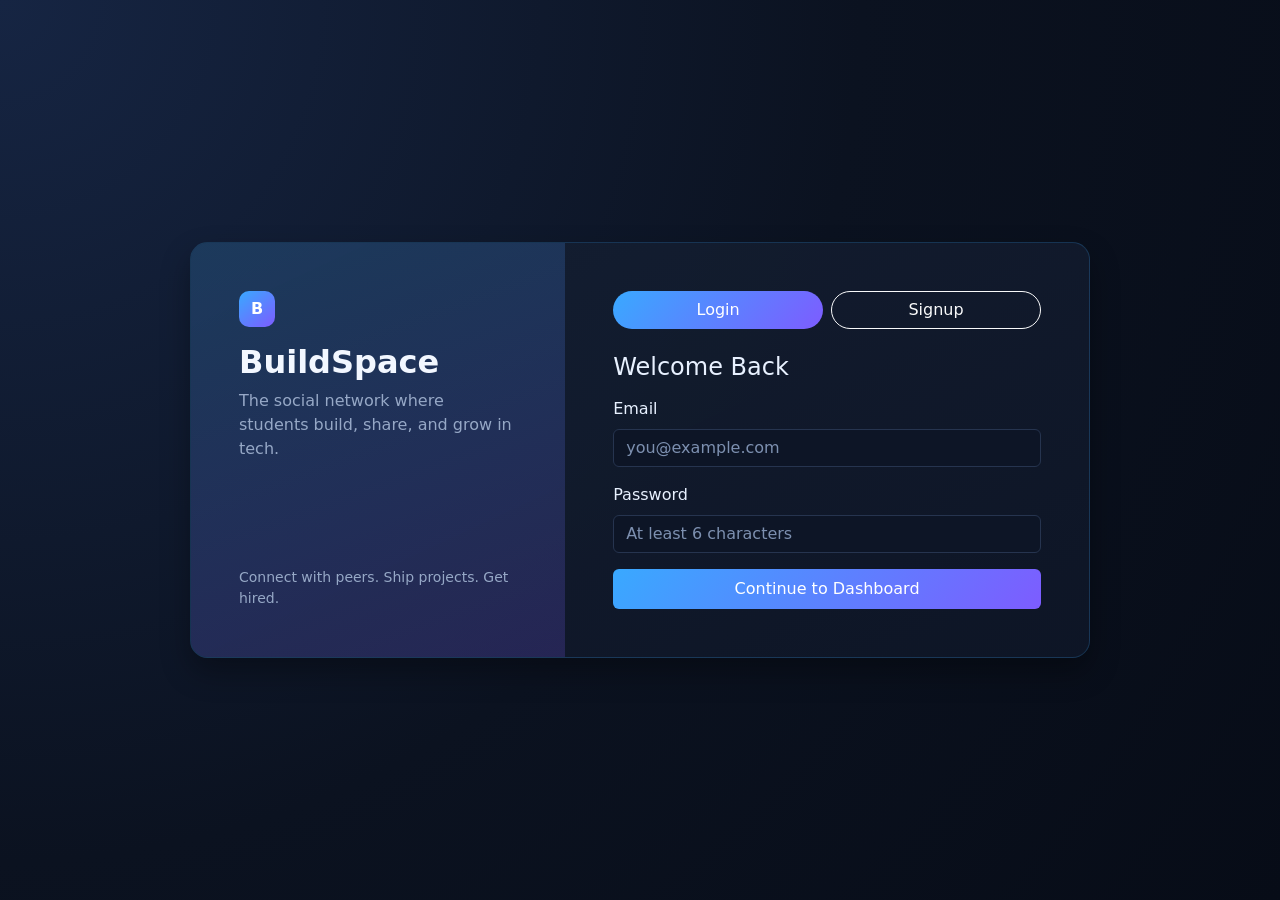
<file: index.html>
<!DOCTYPE html>
<html lang="en">

<head>
    <meta charset="UTF-8" />
    <meta name="viewport" content="width=device-width, initial-scale=1.0" />
    <title>BuildSpace | Login & Signup</title>
    <link href="https://cdn.jsdelivr.net/npm/bootstrap@5.3.3/dist/css/bootstrap.min.css" rel="stylesheet" />
    <link rel="stylesheet" href="style.css" />
</head>

<body>
    <main class="auth-shell">
        <section class="auth-card row g-0">
            <aside class="col-md-5 p-4 p-lg-5 auth-brand d-flex flex-column justify-content-between">
                <div>
                    <div class="logo-mark mb-3">B</div>
                    <h1 class="brand-title">BuildSpace</h1>
                    <p class="brand-subtitle mb-0">
                        The social network where students build, share, and grow in tech.
                    </p>
                </div>
                <p class="small text-muted mb-0">Connect with peers. Ship projects. Get hired.</p>
            </aside>

            <div class="col-md-7 p-4 p-lg-5">
                <div class="tab-pill d-flex gap-2 mb-4">
                    <button id="showLogin" class="btn btn-accent w-50" type="button">Login</button>
                    <button id="showSignup" class="btn btn-outline-light w-50" type="button">Signup</button>
                </div>

                <div id="loginFormWrap">
                    <h2 class="h4 mb-3">Welcome Back</h2>
                    <form id="loginForm" novalidate>
                        <div class="mb-3">
                            <label class="form-label">Email</label>
                            <input type="email" class="form-control" placeholder="you@example.com" required />
                        </div>
                        <div class="mb-3">
                            <label class="form-label">Password</label>
                            <input type="password" class="form-control" placeholder="At least 6 characters" required />
                        </div>
                        <button type="submit" class="btn btn-accent w-100 py-2">Continue to Dashboard</button>
                    </form>
                </div>

                <div id="signupFormWrap" class="d-none">
                    <h2 class="h4 mb-3">Create Your Account</h2>
                    <form id="signupForm" novalidate>
                        <div class="mb-3">
                            <label class="form-label">Full Name</label>
                            <input name="fullName" type="text" class="form-control" placeholder="Alex Johnson"
                                required />
                        </div>
                        <div class="mb-3">
                            <label class="form-label">Email</label>
                            <input type="email" class="form-control" placeholder="alex@example.com" required />
                        </div>
                        <div class="mb-3">
                            <label class="form-label">Password</label>
                            <input type="password" class="form-control" placeholder="At least 6 characters" required />
                        </div>
                        <button type="submit" class="btn btn-accent w-100 py-2">Create Account</button>
                    </form>
                </div>
            </div>
        </section>
    </main>

    <script src="script.js"></script>
</body>

</html>
</file>
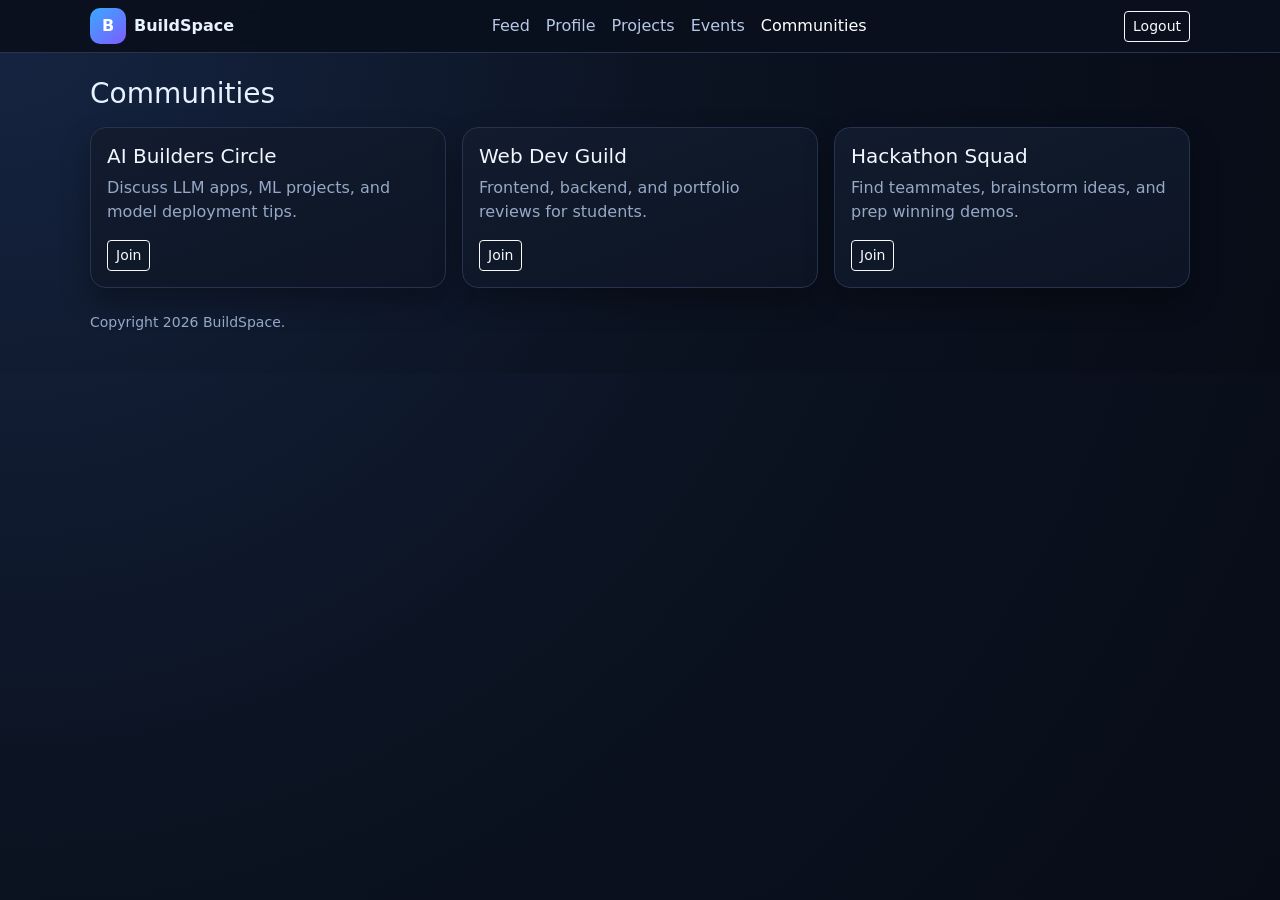
<file: communities.html>
<!DOCTYPE html>
<html lang="en">

<head>
    <meta charset="UTF-8" />
    <meta name="viewport" content="width=device-width, initial-scale=1.0" />
    <title>BuildSpace | Communities</title>
    <link href="https://cdn.jsdelivr.net/npm/bootstrap@5.3.3/dist/css/bootstrap.min.css" rel="stylesheet" />
    <link rel="stylesheet" href="style.css" />
</head>

<body>
    <nav class="app-nav py-2">
        <div class="page-wrap d-flex align-items-center justify-content-between">
            <div class="d-flex align-items-center gap-2">
                <div class="logo-mark">B</div>
                <strong>BuildSpace</strong>
            </div>
            <div class="d-none d-md-flex gap-3">
                <a class="nav-link" data-page="dashboard.html" href="dashboard.html">Feed</a>
                <a class="nav-link" data-page="profile.html" href="profile.html">Profile</a>
                <a class="nav-link" data-page="projects.html" href="projects.html">Projects</a>
                <a class="nav-link" data-page="events.html" href="events.html">Events</a>
                <a class="nav-link" data-page="communities.html" href="communities.html">Communities</a>
            </div>
            <a class="btn btn-sm btn-outline-light" href="index.html">Logout</a>
        </div>
    </nav>

    <main class="page-wrap py-4">
        <h1 class="h3 mb-3">Communities</h1>
        <div class="row g-3">
            <div class="col-md-6 col-xl-4">
                <article class="surface-card community-card p-3 h-100">
                    <h2 class="h5">AI Builders Circle</h2>
                    <p class="text-muted">Discuss LLM apps, ML projects, and model deployment tips.</p>
                    <button class="btn btn-outline-light btn-sm community-join-btn" type="button">Join</button>
                </article>
            </div>

            <div class="col-md-6 col-xl-4">
                <article class="surface-card community-card p-3 h-100">
                    <h2 class="h5">Web Dev Guild</h2>
                    <p class="text-muted">Frontend, backend, and portfolio reviews for students.</p>
                    <button class="btn btn-outline-light btn-sm community-join-btn" type="button">Join</button>
                </article>
            </div>

            <div class="col-md-6 col-xl-4">
                <article class="surface-card community-card p-3 h-100">
                    <h2 class="h5">Hackathon Squad</h2>
                    <p class="text-muted">Find teammates, brainstorm ideas, and prep winning demos.</p>
                    <button class="btn btn-outline-light btn-sm community-join-btn" type="button">Join</button>
                </article>
            </div>
        </div>
        <p class="small text-muted mt-4">Copyright <span id="currentYear"></span> BuildSpace.</p>
    </main>

    <script src="script.js"></script>
</body>

</html>
</file>
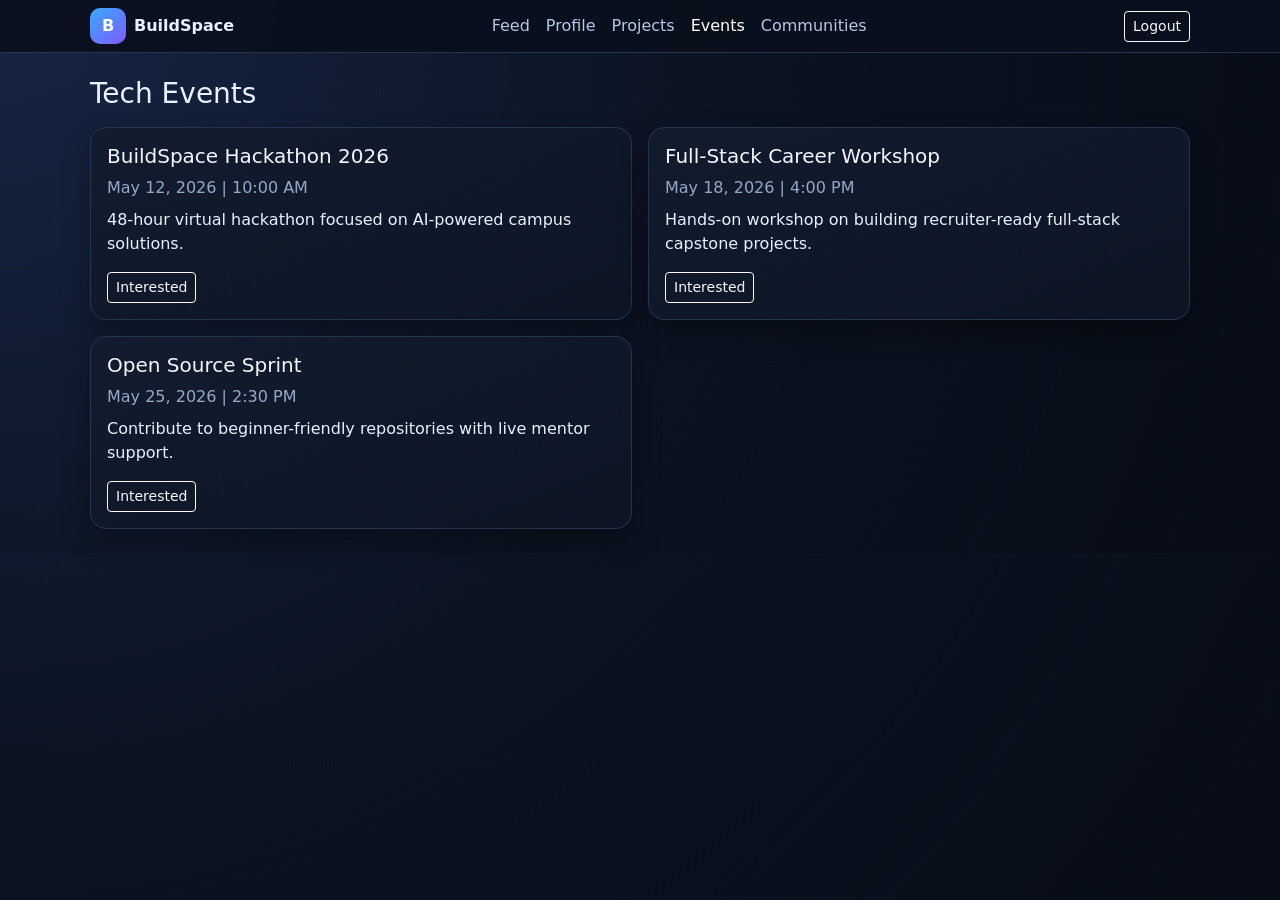
<file: events.html>
<!DOCTYPE html>
<html lang="en">

<head>
    <meta charset="UTF-8" />
    <meta name="viewport" content="width=device-width, initial-scale=1.0" />
    <title>BuildSpace | Events</title>
    <link href="https://cdn.jsdelivr.net/npm/bootstrap@5.3.3/dist/css/bootstrap.min.css" rel="stylesheet" />
    <link rel="stylesheet" href="style.css" />
</head>

<body>
    <nav class="app-nav py-2">
        <div class="page-wrap d-flex align-items-center justify-content-between">
            <div class="d-flex align-items-center gap-2">
                <div class="logo-mark">B</div>
                <strong>BuildSpace</strong>
            </div>
            <div class="d-none d-md-flex gap-3">
                <a class="nav-link" data-page="dashboard.html" href="dashboard.html">Feed</a>
                <a class="nav-link" data-page="profile.html" href="profile.html">Profile</a>
                <a class="nav-link" data-page="projects.html" href="projects.html">Projects</a>
                <a class="nav-link" data-page="events.html" href="events.html">Events</a>
                <a class="nav-link" data-page="communities.html" href="communities.html">Communities</a>
            </div>
            <a class="btn btn-sm btn-outline-light" href="index.html">Logout</a>
        </div>
    </nav>

    <main class="page-wrap py-4">
        <h1 class="h3 mb-3">Tech Events</h1>

        <div class="row g-3">
            <div class="col-lg-6">
                <article class="surface-card event-card p-3 h-100">
                    <h2 class="h5">BuildSpace Hackathon 2026</h2>
                    <p class="text-muted mb-2">May 12, 2026 | 10:00 AM</p>
                    <p>48-hour virtual hackathon focused on AI-powered campus solutions.</p>
                    <button class="btn btn-outline-light btn-sm event-interest-btn" type="button">Interested</button>
                </article>
            </div>

            <div class="col-lg-6">
                <article class="surface-card event-card p-3 h-100">
                    <h2 class="h5">Full-Stack Career Workshop</h2>
                    <p class="text-muted mb-2">May 18, 2026 | 4:00 PM</p>
                    <p>Hands-on workshop on building recruiter-ready full-stack capstone projects.</p>
                    <button class="btn btn-outline-light btn-sm event-interest-btn" type="button">Interested</button>
                </article>
            </div>

            <div class="col-lg-6">
                <article class="surface-card event-card p-3 h-100">
                    <h2 class="h5">Open Source Sprint</h2>
                    <p class="text-muted mb-2">May 25, 2026 | 2:30 PM</p>
                    <p>Contribute to beginner-friendly repositories with live mentor support.</p>
                    <button class="btn btn-outline-light btn-sm event-interest-btn" type="button">Interested</button>
                </article>
            </div>
        </div>
    </main>

    <script src="script.js"></script>
</body>

</html>
</file>
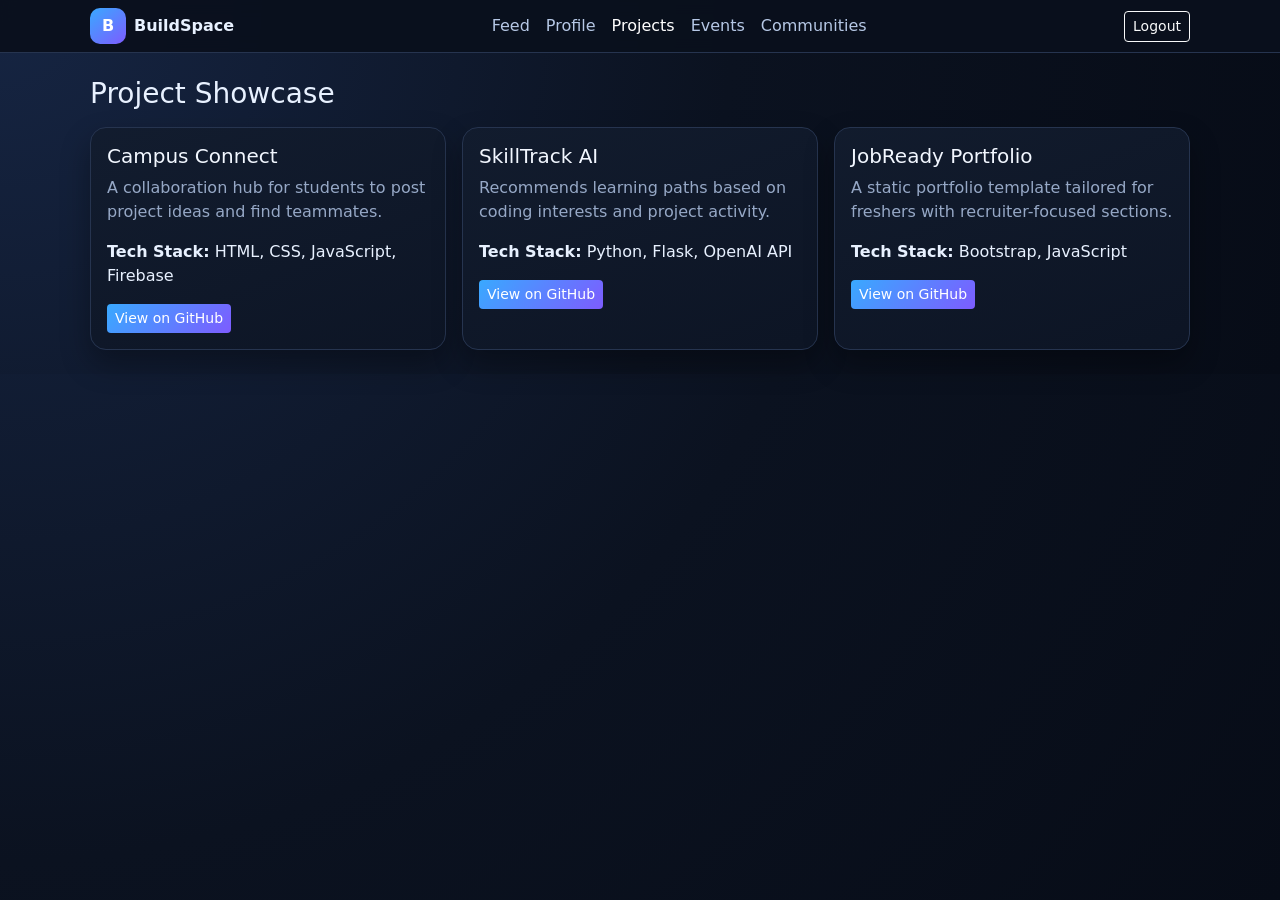
<file: projects.html>
<!DOCTYPE html>
<html lang="en">

<head>
    <meta charset="UTF-8" />
    <meta name="viewport" content="width=device-width, initial-scale=1.0" />
    <title>BuildSpace | Projects</title>
    <link href="https://cdn.jsdelivr.net/npm/bootstrap@5.3.3/dist/css/bootstrap.min.css" rel="stylesheet" />
    <link rel="stylesheet" href="style.css" />
</head>

<body>
    <nav class="app-nav py-2">
        <div class="page-wrap d-flex align-items-center justify-content-between">
            <div class="d-flex align-items-center gap-2">
                <div class="logo-mark">B</div>
                <strong>BuildSpace</strong>
            </div>
            <div class="d-none d-md-flex gap-3">
                <a class="nav-link" data-page="dashboard.html" href="dashboard.html">Feed</a>
                <a class="nav-link" data-page="profile.html" href="profile.html">Profile</a>
                <a class="nav-link" data-page="projects.html" href="projects.html">Projects</a>
                <a class="nav-link" data-page="events.html" href="events.html">Events</a>
                <a class="nav-link" data-page="communities.html" href="communities.html">Communities</a>
            </div>
            <a class="btn btn-sm btn-outline-light" href="index.html">Logout</a>
        </div>
    </nav>

    <main class="page-wrap py-4">
        <h1 class="h3 mb-3">Project Showcase</h1>
        <div class="row g-3">
            <div class="col-md-6 col-xl-4">
                <article class="surface-card project-card p-3 h-100">
                    <h2 class="h5">Campus Connect</h2>
                    <p class="text-muted">A collaboration hub for students to post project ideas and find teammates.</p>
                    <p><strong>Tech Stack:</strong> HTML, CSS, JavaScript, Firebase</p>
                    <a href="https://github.com" target="_blank" rel="noopener noreferrer"
                        class="btn btn-accent btn-sm">View on GitHub</a>
                </article>
            </div>

            <div class="col-md-6 col-xl-4">
                <article class="surface-card project-card p-3 h-100">
                    <h2 class="h5">SkillTrack AI</h2>
                    <p class="text-muted">Recommends learning paths based on coding interests and project activity.</p>
                    <p><strong>Tech Stack:</strong> Python, Flask, OpenAI API</p>
                    <a href="https://github.com" target="_blank" rel="noopener noreferrer"
                        class="btn btn-accent btn-sm">View on GitHub</a>
                </article>
            </div>

            <div class="col-md-6 col-xl-4">
                <article class="surface-card project-card p-3 h-100">
                    <h2 class="h5">JobReady Portfolio</h2>
                    <p class="text-muted">A static portfolio template tailored for freshers with recruiter-focused
                        sections.</p>
                    <p><strong>Tech Stack:</strong> Bootstrap, JavaScript</p>
                    <a href="https://github.com" target="_blank" rel="noopener noreferrer"
                        class="btn btn-accent btn-sm">View on GitHub</a>
                </article>
            </div>
        </div>
    </main>

    <script src="script.js"></script>
</body>

</html>
</file>
<file: style.css>
/* BuildSpace shared theme and layout styles */
:root {
  --bg-main: #0b1220;
  --bg-surface: #111a2b;
  --bg-card: #151f33;
  --text-main: #e8f1ff;
  --text-muted: #96a8c6;
  --accent: #39a9ff;
  --accent-2: #7d5cff;
  --success: #2dd4bf;
  --border: #26344f;
  --shadow: 0 14px 30px rgba(0, 0, 0, 0.32);
}

* {
  box-sizing: border-box;
}

html,
body {
  margin: 0;
  padding: 0;
  min-height: 100%;
  font-family: "Segoe UI", "Poppins", system-ui, -apple-system, sans-serif;
  background: radial-gradient(circle at top left, #162543 0%, #0b1220 55%, #070c17 100%);
  color: var(--text-main);
}

a {
  color: var(--accent);
  text-decoration: none;
}

a:hover {
  color: #7fd0ff;
}

.page-wrap {
  width: min(1100px, 92%);
  margin: 0 auto;
}

.auth-shell {
  min-height: 100vh;
  display: grid;
  place-items: center;
  padding: 1.25rem 0;
}

.auth-card {
  width: min(900px, 100%);
  background: linear-gradient(155deg, rgba(21, 31, 51, 0.94), rgba(14, 22, 38, 0.96));
  border: 1px solid rgba(57, 169, 255, 0.2);
  border-radius: 1.1rem;
  box-shadow: var(--shadow);
  overflow: hidden;
}

.auth-brand {
  background: linear-gradient(160deg, rgba(57, 169, 255, 0.2), rgba(125, 92, 255, 0.2));
}

.brand-title {
  font-size: clamp(1.8rem, 2.5vw, 2.5rem);
  font-weight: 700;
}

.brand-subtitle {
  color: var(--text-muted);
}

.tab-pill .btn {
  border-radius: 999px;
}

.form-control,
.form-control:focus,
textarea.form-control:focus {
  background: #0d1526;
  color: var(--text-main);
  border: 1px solid var(--border);
  box-shadow: none;
}

.form-control::placeholder,
textarea.form-control::placeholder {
  color: #7d90b0;
}

.form-note {
  color: #ff9f9f;
  font-size: 0.85rem;
}

.btn-accent {
  background: linear-gradient(130deg, var(--accent), var(--accent-2));
  color: white;
  border: 0;
}

.btn-accent:hover {
  color: white;
  transform: translateY(-1px);
  box-shadow: 0 12px 20px rgba(57, 169, 255, 0.25);
}

.app-nav {
  background: rgba(10, 16, 29, 0.95);
  border-bottom: 1px solid var(--border);
  position: sticky;
  top: 0;
  z-index: 1000;
  backdrop-filter: blur(8px);
}

.logo-mark {
  width: 36px;
  height: 36px;
  border-radius: 10px;
  display: grid;
  place-items: center;
  background: linear-gradient(140deg, var(--accent), var(--accent-2));
  color: white;
  font-weight: 700;
}

.nav-link {
  color: #b6c8e6;
  transition: color 0.2s ease;
}

.nav-link:hover,
.nav-link.active {
  color: #ffffff;
}

.avatar-mini {
  width: 34px;
  height: 34px;
  border-radius: 50%;
  object-fit: cover;
  border: 2px solid rgba(57, 169, 255, 0.5);
}

.surface-card {
  background: linear-gradient(160deg, rgba(18, 28, 46, 0.95), rgba(13, 21, 37, 0.95));
  border: 1px solid var(--border);
  border-radius: 1rem;
  box-shadow: var(--shadow);
}

.card-title,
.h5,
h1,
h2,
h3,
h4,
h5 {
  color: #f2f7ff;
}

.text-muted {
  color: var(--text-muted) !important;
}

.feed-grid {
  display: grid;
  grid-template-columns: 1fr;
  gap: 1rem;
}

.dashboard-page {
  background: linear-gradient(180deg, #080f1d 0%, #071020 55%, #060d19 100%);
}

.dashboard-wrap {
  width: 100%;
  margin: 0;
  padding-left: clamp(0.6rem, 2vw, 1.2rem);
  padding-right: clamp(0.6rem, 2vw, 1.2rem);
}

.composer-card {
  border-radius: 0.9rem;
}

.profile-bubble {
  width: 42px;
  height: 42px;
  border-radius: 50%;
  display: grid;
  place-items: center;
  font-weight: 700;
  color: #dbe9ff;
  background: linear-gradient(145deg, #4d7eff, #5b63ff);
  flex-shrink: 0;
}

.composer-input {
  min-height: 76px;
  border-radius: 0.7rem;
  background: #071331;
  border-color: #1f365f;
}

.post-card {
  border-radius: 0.9rem;
}

.post-copy {
  font-size: 1.12rem;
  line-height: 1.45;
}

.post-actions {
  border-top: 1px solid rgba(150, 168, 198, 0.18);
  display: flex;
  align-items: center;
  gap: 0.8rem;
  flex-wrap: wrap;
}

.post-action {
  border: 0;
  background: transparent;
  color: #b7c9e9;
  padding: 0.15rem 0.4rem;
  border-radius: 0.45rem;
  transition: color 0.2s ease, background-color 0.2s ease;
}

.post-action:hover {
  color: #ffffff;
  background: rgba(57, 169, 255, 0.1);
}

.post-action.like-btn.active {
  color: #8ac8ff;
}

.post-card,
.event-card,
.community-card,
.project-card,
.profile-card {
  transition: transform 0.2s ease, border-color 0.2s ease;
}

.post-card:hover,
.event-card:hover,
.community-card:hover,
.project-card:hover,
.profile-card:hover {
  transform: translateY(-4px);
  border-color: rgba(57, 169, 255, 0.6);
}

.tag {
  background: rgba(57, 169, 255, 0.15);
  border: 1px solid rgba(57, 169, 255, 0.3);
  color: #d6ecff;
  padding: 0.35rem 0.7rem;
  border-radius: 999px;
  font-size: 0.8rem;
  display: inline-block;
  margin: 0.2rem 0.2rem 0 0;
}

.achievement-grid {
  display: grid;
  grid-template-columns: repeat(2, minmax(0, 1fr));
  gap: 1rem;
}

.achievement-item {
  background: linear-gradient(170deg, #08142d, #091327);
  border: 1px solid #1a2a46;
  border-radius: 0.75rem;
  min-height: 140px;
  display: flex;
  flex-direction: column;
  align-items: center;
  justify-content: center;
  text-align: center;
  padding: 1.2rem 1rem;
  transition: transform 0.2s ease, border-color 0.2s ease;
}

.achievement-item:hover {
  transform: translateY(-3px);
  border-color: #2f5e9f;
}

.achievement-icon {
  width: 52px;
  height: 52px;
  border-radius: 50%;
  display: grid;
  place-items: center;
  font-size: 1.4rem;
  color: #4c98ff;
  background: radial-gradient(circle at 30% 30%, rgba(57, 124, 255, 0.26), rgba(26, 55, 110, 0.45));
  margin-bottom: 0.7rem;
}

.achievement-item h3 {
  font-size: 1.55rem;
  font-size: clamp(1rem, 1.8vw, 1.3rem);
  margin: 0;
}

.achievement-item p {
  margin: 0.25rem 0 0;
  color: #7f95b8;
}

.fade-in {
  animation: fadeUp 0.4s ease;
}

@keyframes fadeUp {
  from {
    opacity: 0;
    transform: translateY(10px);
  }
  to {
    opacity: 1;
    transform: translateY(0);
  }
}

@media (max-width: 767.98px) {
  .auth-brand {
    display: none;
  }

  .page-wrap {
    width: 94%;
  }

  .dashboard-wrap {
    padding-left: 0.55rem;
    padding-right: 0.55rem;
  }

  .post-copy {
    font-size: 1rem;
  }

  .achievement-grid {
    grid-template-columns: 1fr;
  }
}
</file>
